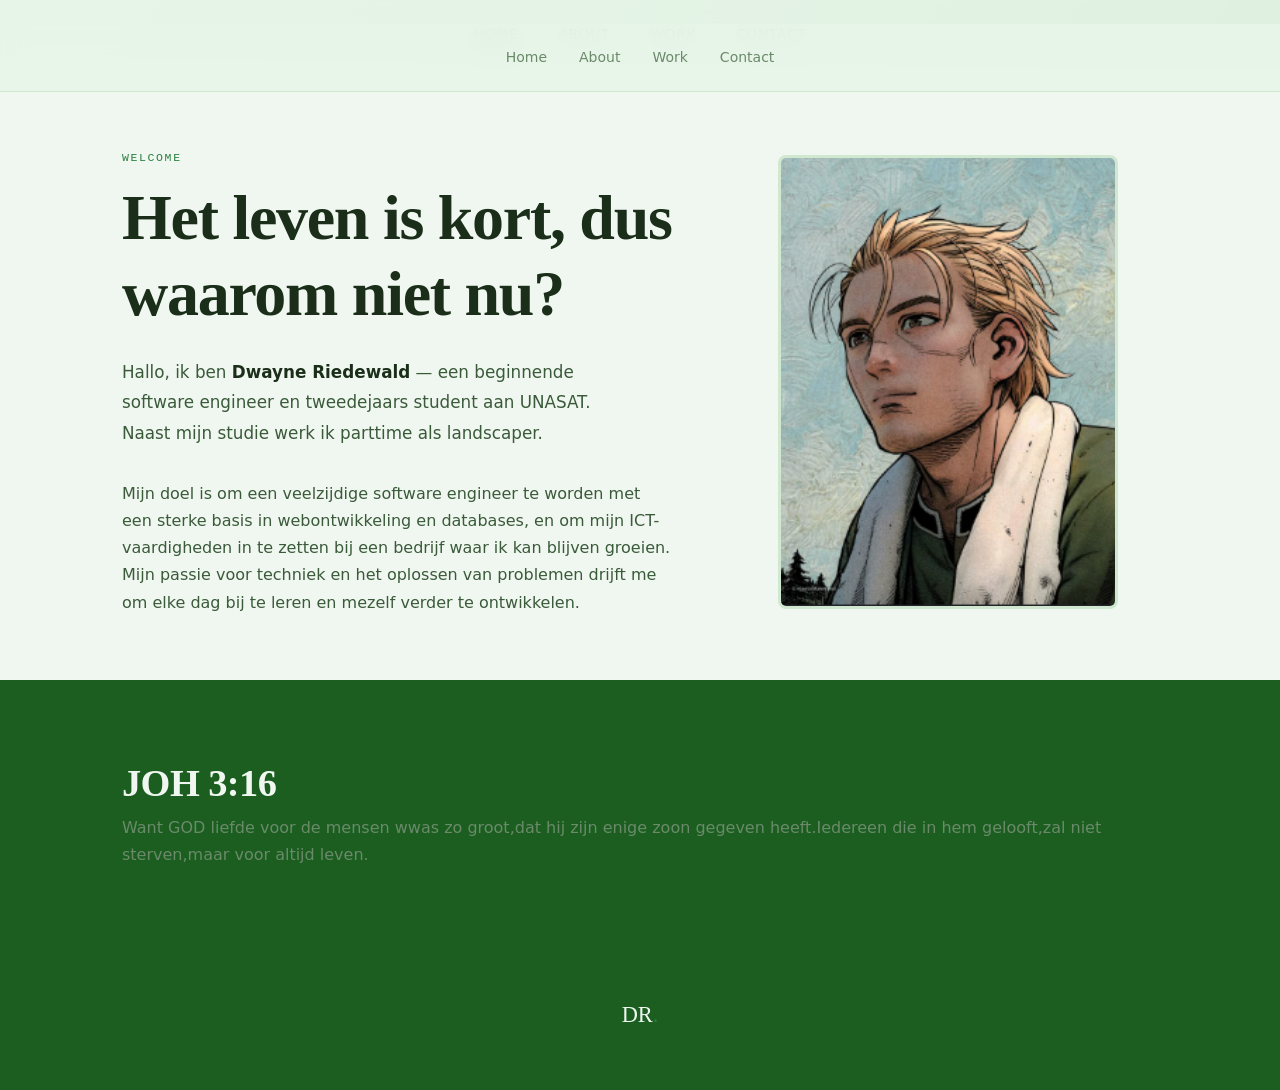
<file: index.html>
<!DOCTYPE html>
<html lang="en">
<head>
  <meta charset="UTF-8" />
  <meta name="viewport" content="width=device-width, initial-scale=1.0" />
  <title>Dwayne Riedewald — Software Engineer in opleiding</title>

  <link rel="stylesheet" href="css/home.css" />
  <link rel="stylesheet" href="css/main.css" />
  <link rel="stylesheet" href="https://cdnjs.cloudflare.com/ajax/libs/font-awesome/6.5.0/css/all.min.css" />
</head>
<body>
  <a class="skip-link" href="#main">Skip to content</a>

  <nav>
    <div class="nav-inner">
      <ul class="nav-links" role="list">
        <li><a href="index.html">Home</a></li>
        <li><a href="about.html">About</a></li>
        <li><a href="work.html">Work</a></li>
        <li><a href="contact.html">Contact</a></li>
      </ul>
    </div>
  </nav>

  <main id="main">

    <section class="hero">
      <div class="container hero-grid">
        <div class="hero-text">
          <span class="eyebrow">Welcome</span>
          <h1>
            Het leven is kort, dus waarom niet nu?
          </h1>
          <p class="hero-sub">
            Hallo, ik ben <strong>Dwayne Riedewald</strong> — een beginnende software engineer en tweedejaars student aan UNASAT. Naast mijn studie werk ik parttime als landscaper.
          </p>
          <p class="hero-goal">
            Mijn doel is om een veelzijdige software engineer te worden met een sterke basis in webontwikkeling en databases, en om mijn ICT-vaardigheden in te zetten bij een bedrijf waar ik kan blijven groeien. Mijn passie voor techniek en het oplossen van problemen drijft me om elke dag bij te leren en mezelf verder te ontwikkelen.
          </p>
        </div>
        <div class="hero-visual">
          <div class="avatar-wrap">
            <div class="avatar-img">
              <!-- Vervang de src hieronder door je eigen professionele foto -->
 <img src="img/foto.jpg" alt="Dwayne Riedewald">
              
            </div>
          </div>
        </div>
      </div>
    </section>

    <section class="cta-band fade-in">
      <div class="container cta-band-inner">
        <div>
          <h2>JOH 3:16</h2>
          <p>Want GOD liefde voor de mensen wwas zo groot,dat hij zijn enige zoon gegeven heeft.Iedereen die in hem gelooft,zal niet sterven,maar voor altijd leven.</p>
        </div>
      </div>
    </section>

  </main>

  <footer>
    <div class="footer-inner">
      <p class="foot-logo">DR<span>.</span></p>

      <nav class="foot-links">
        <a href="index.html">Home</a>
        <a href="about.html">About</a>
        <a href="work.html">Work</a>
        <a href="contact.html">Contact</a>
      </nav>

    </div>
  </footer>

  <script src="main.js"></script>
</body>
</html>
</file>
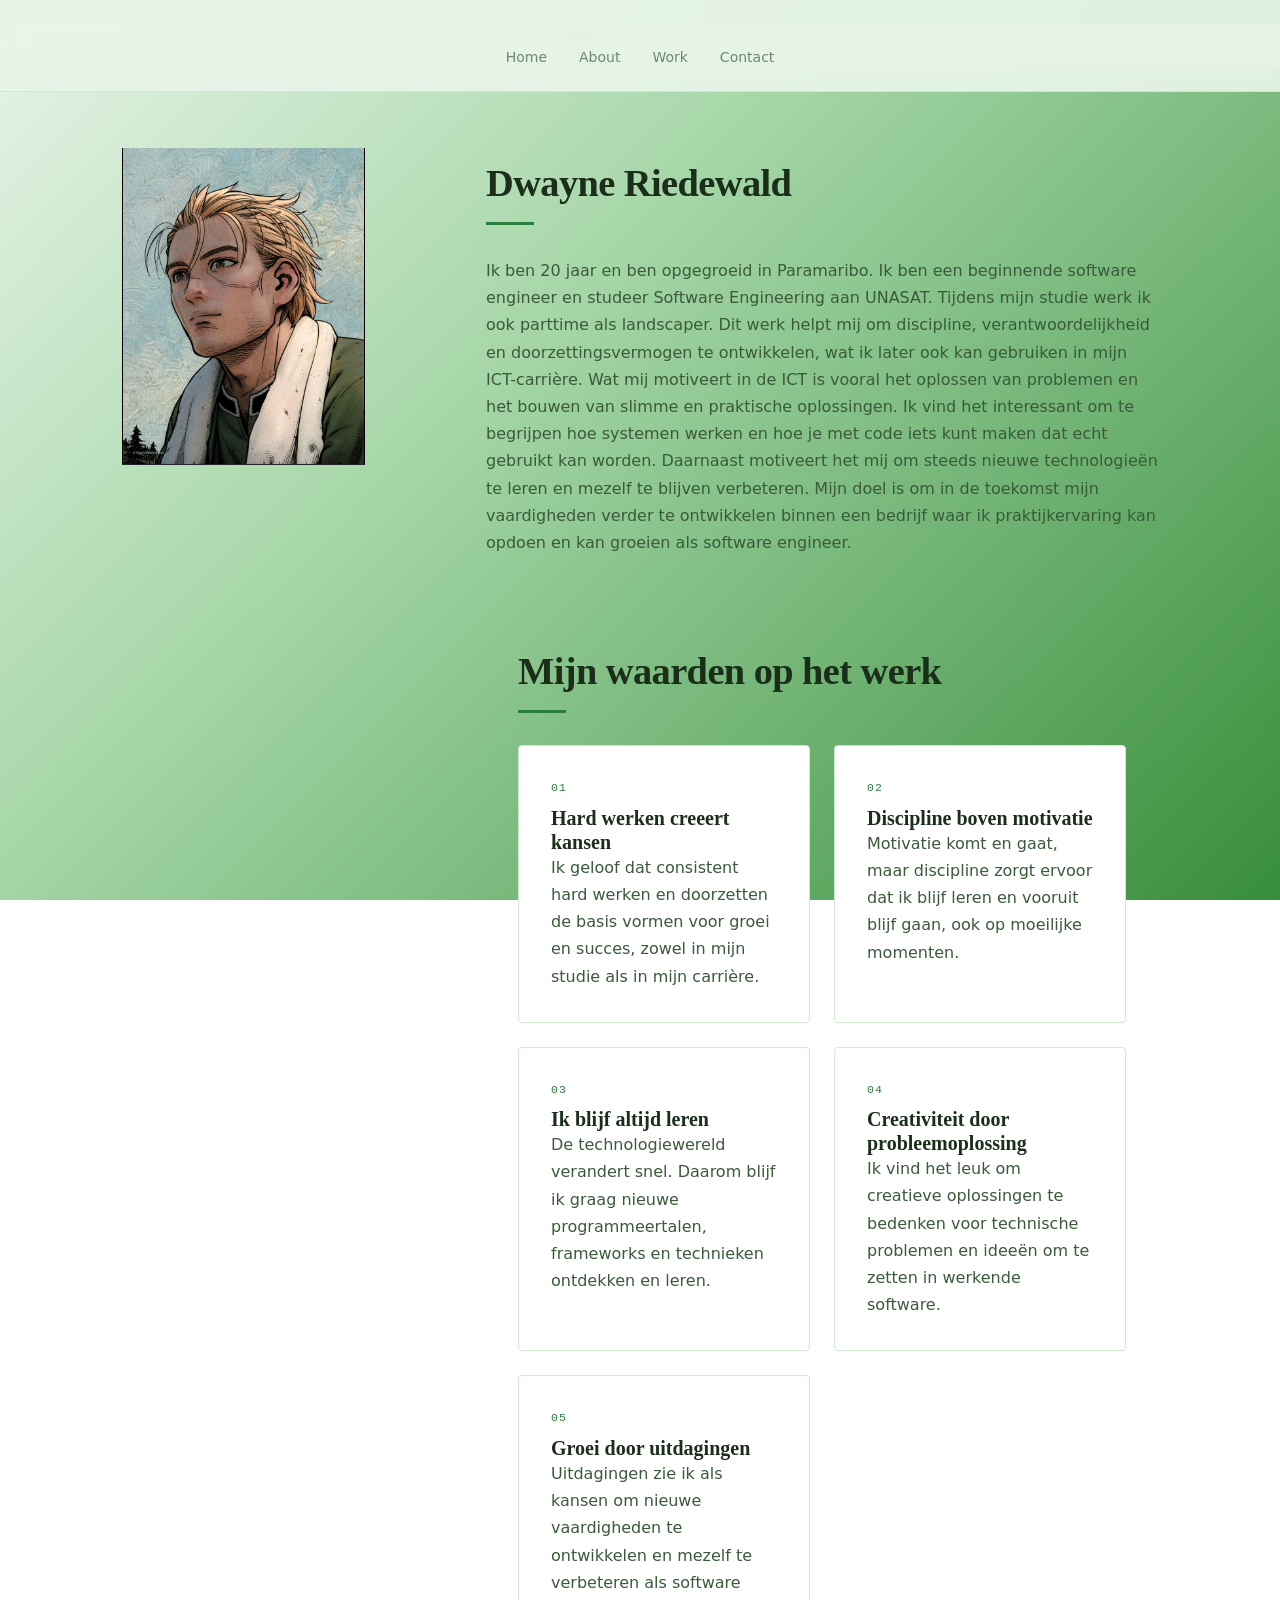
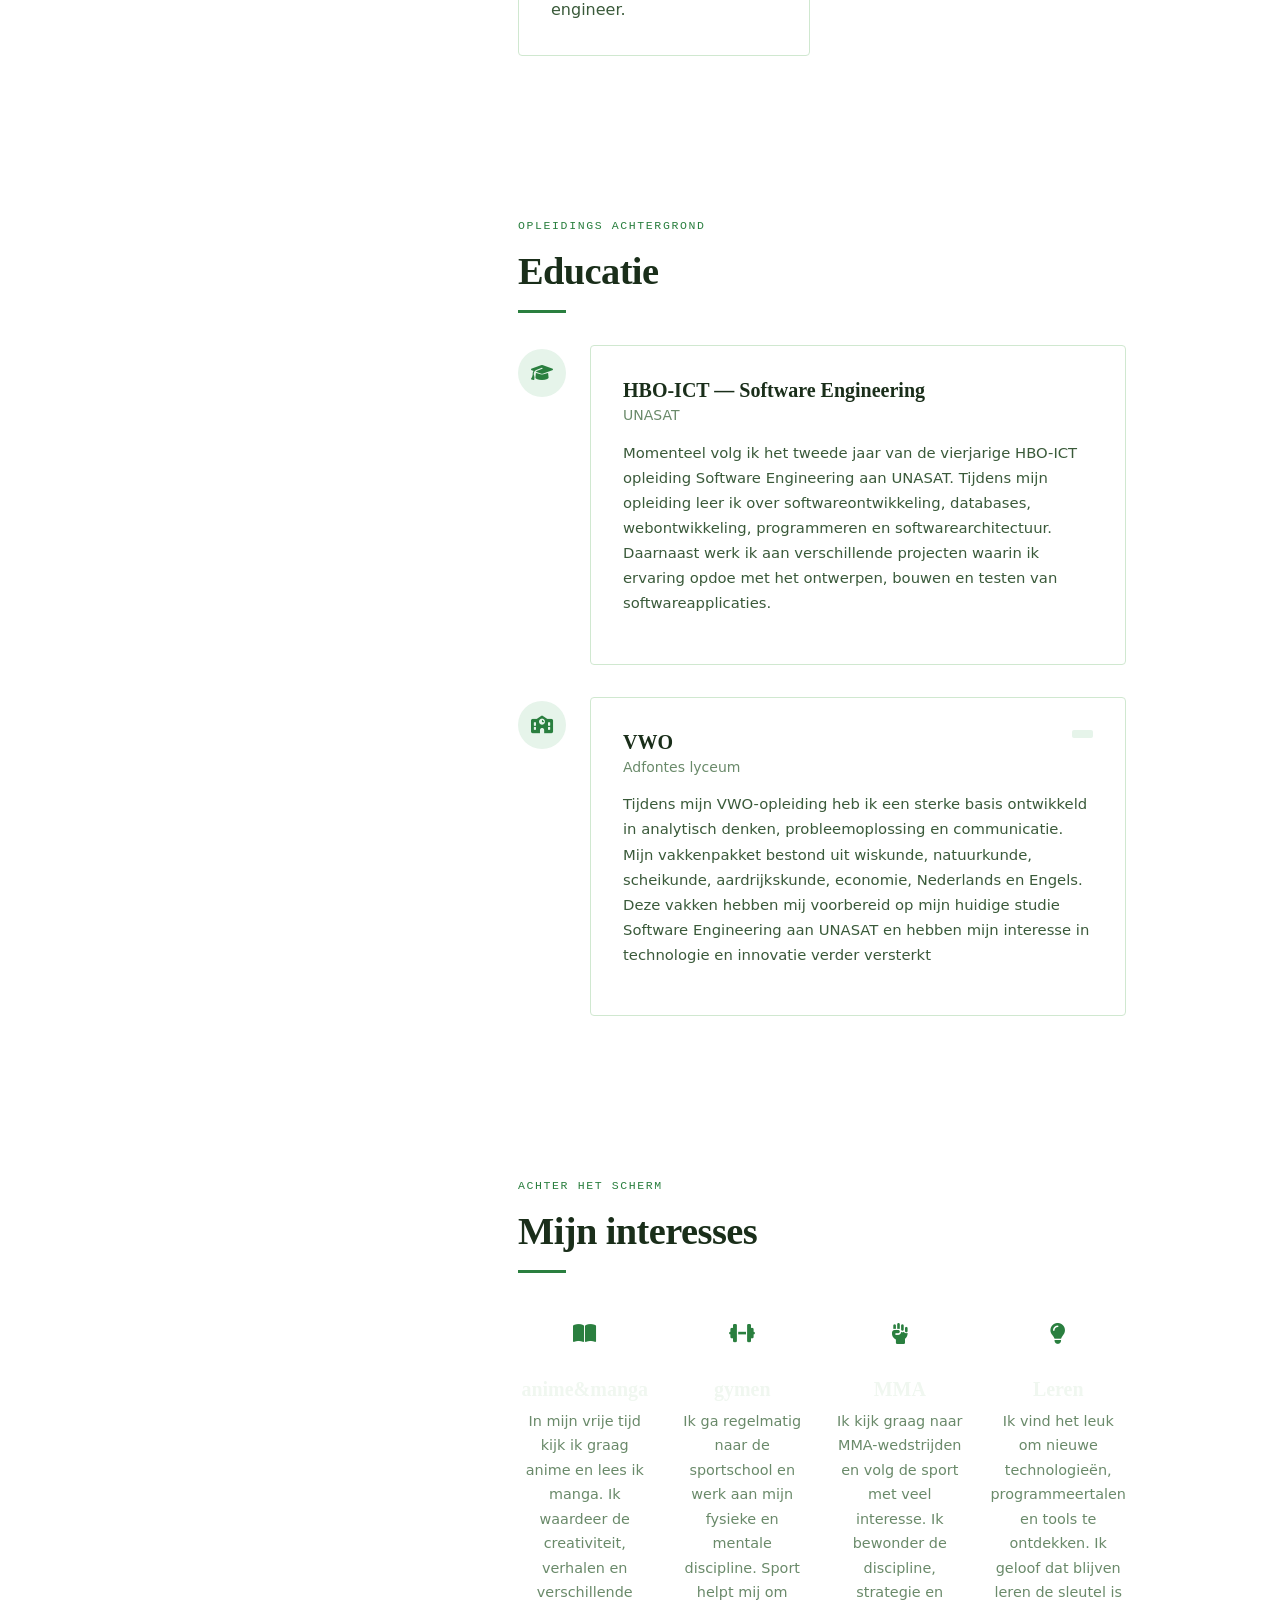
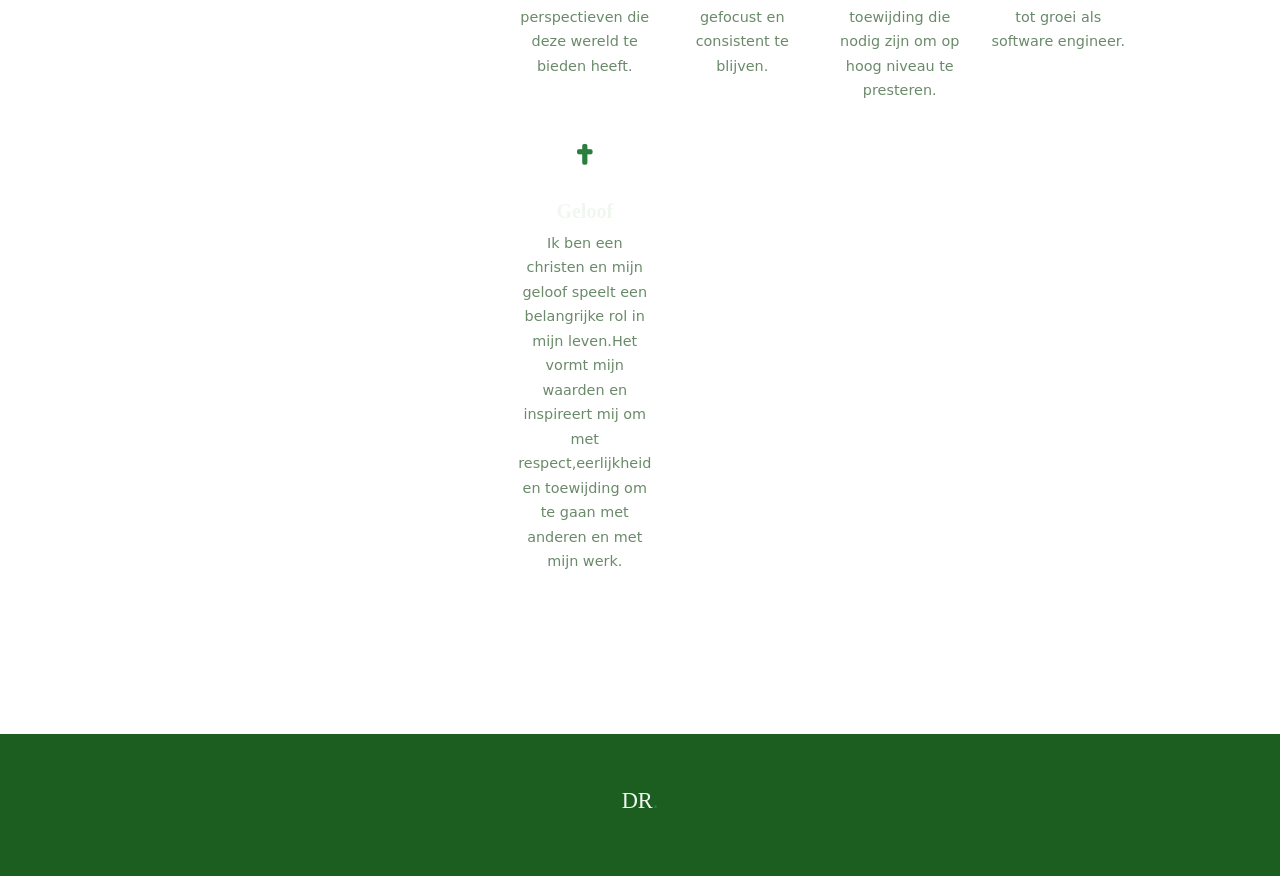
<file: about.html>
<!DOCTYPE html>
<html lang="en">
<head>
  <meta charset="UTF-8" />
  <meta name="viewport" content="width=device-width, initial-scale=1.0" />
  <title>About — Dwayne</title>

  <link rel="stylesheet" href="css/main.css" />
  <link rel="stylesheet" href="css/home.css" />
  <link rel="stylesheet" href="https://cdnjs.cloudflare.com/ajax/libs/font-awesome/6.5.0/css/all.min.css" />
</head>
<body>
  <a class="skip-link" href="#main">Skip to content</a>

  <nav>
    <div class="nav-inner">
      <ul class="nav-links" role="list">
        <li><a href="index.html">Home</a></li>
        <li><a href="about.html">About</a></li>
        <li><a href="work.html">Work</a></li>
        <li><a href="contact.html">Contact</a></li>
      </ul>
    </div>
  </nav>

  <main id="main">

    

    <section class="about-intro">
      <div class="container about-intro-grid">
        <div class="about-portrait fade-in">
          <div class="portrait-frame">
 <img src="img/foto.jpg" alt="Dwayne Riedewald">

          </div>
        </div>
        <div class="about-bio fade-in">
          <span class="eyebrow"></span>
          <h2>Dwayne Riedewald</h2>
          <div class="divider"></div>
          <p>Ik ben 20 jaar en ben opgegroeid in Paramaribo. Ik ben een beginnende software engineer en studeer Software Engineering aan UNASAT. Tijdens mijn studie werk ik ook parttime als landscaper. Dit werk helpt mij om discipline, verantwoordelijkheid en doorzettingsvermogen te ontwikkelen, wat ik later ook kan gebruiken in mijn ICT-carrière.

Wat mij motiveert in de ICT is vooral het oplossen van problemen en het bouwen van slimme en praktische oplossingen. Ik vind het interessant om te begrijpen hoe systemen werken en hoe je met code iets kunt maken dat echt gebruikt kan worden. Daarnaast motiveert het mij om steeds nieuwe technologieën te leren en mezelf te blijven verbeteren. Mijn doel is om in de toekomst mijn vaardigheden verder te ontwikkelen binnen een bedrijf waar ik praktijkervaring kan opdoen en kan groeien als software engineer.</p>

          
    <section class="values" >
      <div class="container">
        <span class="eyebrow fade-in"></span>
        <h2 class="fade-in">Mijn waarden op het werk</h2>
        <div class="divider fade-in"></div>
        <div class="values-grid stagger">
          <div class="value-card card fade-in">
            <div class="value-num">01</div>
            <h3>Hard werken creeert kansen</h3>
            <p>Ik geloof dat consistent hard werken en doorzetten de basis vormen voor groei en succes, zowel in mijn studie als in mijn carrière.</p>
          </div>
          <div class="value-card card fade-in">
            <div class="value-num">02</div>
            <h3>Discipline boven motivatie</h3>
            <p>Motivatie komt en gaat, maar discipline zorgt ervoor dat ik blijf leren en vooruit blijf gaan, ook op moeilijke momenten.</p>
          </div>
          <div class="value-card card fade-in">
            <div class="value-num">03</div>
            <h3>Ik blijf altijd leren</h3>
            <p>De technologiewereld verandert snel. Daarom blijf ik graag nieuwe programmeertalen, frameworks en technieken ontdekken en leren.</p>
          </div>
          <div class="value-card card fade-in">
            <div class="value-num">04</div>
            <h3>Creativiteit door probleemoplossing</h3>
            <p>Ik vind het leuk om creatieve oplossingen te bedenken voor technische problemen en ideeën om te zetten in werkende software.</p>
          </div>
          <div class="value-card card fade-in">
            <div class="value-num">05</div>
            <h3>Groei door uitdagingen</h3>
            <p>Uitdagingen zie ik als kansen om nieuwe vaardigheden te ontwikkelen en mezelf te verbeteren als software engineer.</p>
          </div>
        </div>
      </div>
    </section>

    <section class="education">
      <div class="container">
        <span class="eyebrow fade-in">Opleidings achtergrond</span>
        <h2 class="fade-in">Educatie</h2>
        <div class="divider fade-in"></div>
        <div class="edu-timeline">
          <div class="edu-item fade-in">
            <div class="edu-icon"><i class="fa-solid fa-graduation-cap"></i></div>
            <div class="edu-content card">
              <div class="edu-meta">
                <div>
                  <h3>HBO-ICT — Software Engineering</h3>
                  <p class="edu-school">UNASAT</p>
                </div>
               
              </div>
              <p class="edu-desc">Momenteel volg ik het tweede jaar van de vierjarige HBO-ICT opleiding Software Engineering aan UNASAT. Tijdens mijn opleiding leer ik over softwareontwikkeling, databases, webontwikkeling, programmeren en softwarearchitectuur. Daarnaast werk ik aan verschillende projecten waarin ik ervaring opdoe met het ontwerpen, bouwen en testen van softwareapplicaties.</p>
              
            </div>
          </div>
          <div class="edu-item fade-in">
            <div class="edu-icon"><i class="fa-solid fa-school"></i></div>
            <div class="edu-content card">
              <div class="edu-meta">
                <div>
                  <h3>VWO </h3>
                  <p class="edu-school">Adfontes lyceum</p>
                </div>
                <span class="edu-date tag"></span>
              </div>
              <p class="edu-desc">Tijdens mijn VWO-opleiding heb ik een sterke basis ontwikkeld in analytisch denken, probleemoplossing en communicatie. Mijn vakkenpakket bestond uit wiskunde, natuurkunde, scheikunde, aardrijkskunde, economie, Nederlands en Engels.

Deze vakken hebben mij voorbereid op mijn huidige studie Software Engineering aan UNASAT en hebben mijn interesse in technologie en innovatie verder versterkt</p>
            </div>
          </div>
          
    </section>

<section class="interests" >
      <div class="container">
        <span class="eyebrow fade-in" >Achter het scherm</span>
        <h2 class="fade-in" >Mijn interesses</h2>
        <div class="divider fade-in"></div>
        <div class="interests-grid stagger">
          <div class="interest-item fade-in">
            <div class="int-icon"><i class="fa-solid fa-book-open"></i></div>
            <h3>anime&manga</h3>
            <p>In mijn vrije tijd kijk ik graag anime en lees ik manga. Ik waardeer de creativiteit, verhalen en verschillende perspectieven die deze wereld te bieden heeft.</p>
          </div>
          <div class="interest-item fade-in">
            <div class="int-icon"><i class="fa-solid fa-dumbbell"></i></div>
            <h3>gymen</h3>
            <p>Ik ga regelmatig naar de sportschool en werk aan mijn fysieke en mentale discipline. Sport helpt mij om gefocust en consistent te blijven.</p>
          </div>
          <div class="interest-item fade-in">
            <div class="int-icon"><i class="fa-solid fa-hand-fist"></i></div>
            <h3>MMA</h3>
            <p>Ik kijk graag naar MMA-wedstrijden en volg de sport met veel interesse. Ik bewonder de discipline, strategie en toewijding die nodig zijn om op hoog niveau te presteren.</p>
          </div>
          <div class="interest-item fade-in">
            <div class="int-icon"><i class="fa-solid fa-lightbulb"></i></div>
            <h3>Leren</h3>
            <p>Ik vind het leuk om nieuwe technologieën, programmeertalen en tools te ontdekken. Ik geloof dat blijven leren de sleutel is tot groei als software engineer.</p>
          </div>
          <div class="interest-item fade-in">
            <div class="int-icon"><i class="fa-solid fa-cross"></i></div>
            <h3>Geloof</h3>
            <p>Ik ben een christen en mijn geloof speelt een belangrijke rol in mijn leven.Het vormt mijn waarden en inspireert mij om met respect,eerlijkheid en toewijding om te gaan met anderen en met mijn werk.</p>
          </div>
        </div>
      </div>
    </section>



  </main>

  <footer>
    <div class="footer-inner">
      <p class="foot-logo">DR<span>.</span></p>
      
      <nav class="foot-links">
        <a href="index.html">Home</a>
        <a href="about.html">About</a>
        <a href="work.html">Work</a>
        <a href="contact.html">Contact</a>
      </nav>

    </div>
  </footer>

  <script src="main.js"></script>
</body>
</html>
</file>
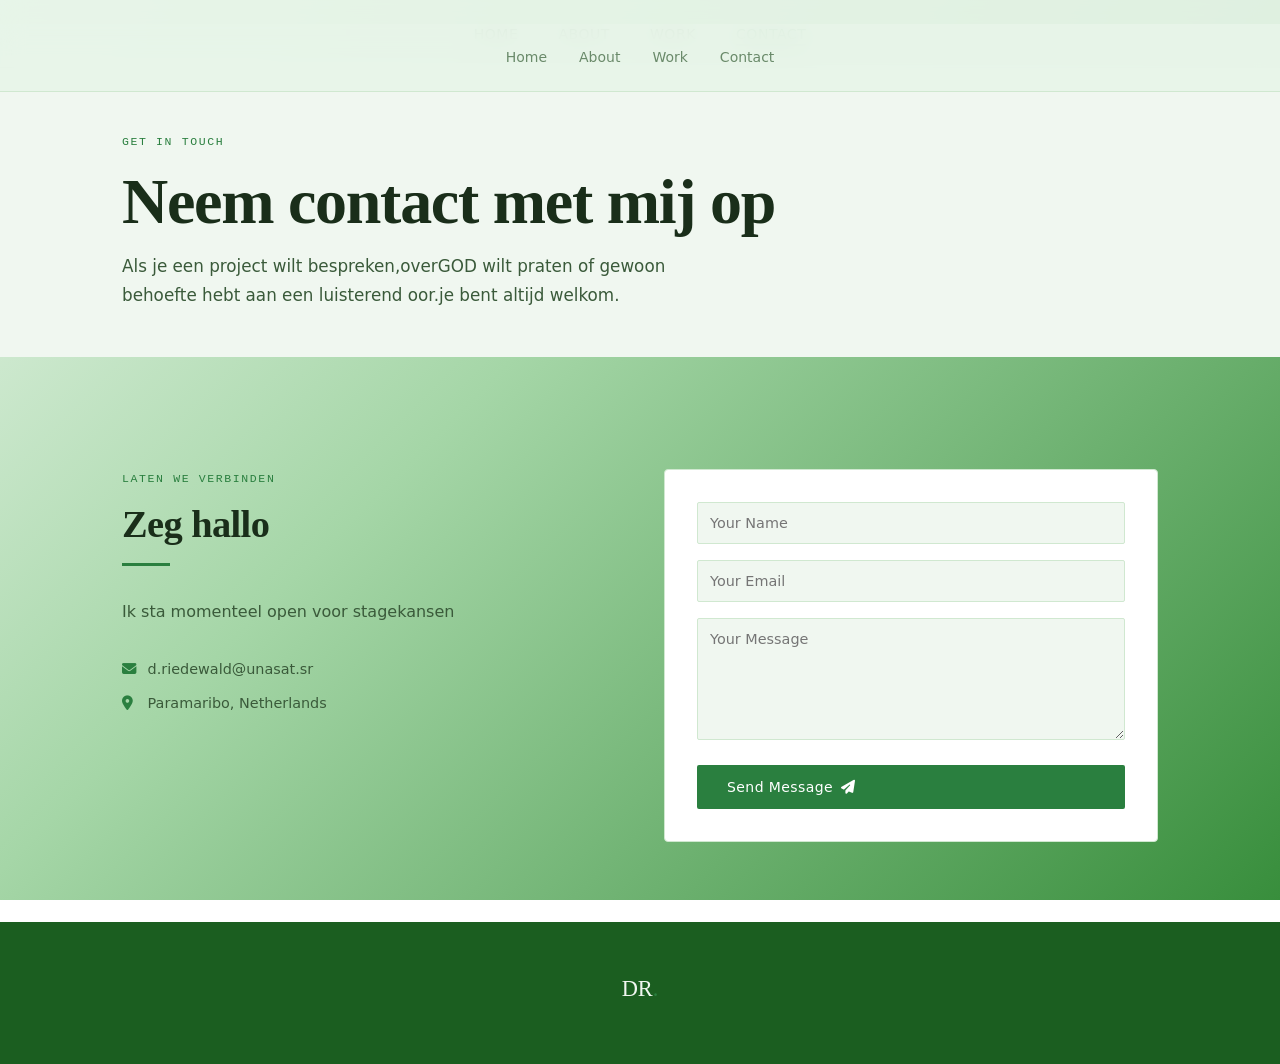
<file: contact.html>
<!DOCTYPE html>
<html lang="en">
<head>
  <meta charset="UTF-8" />
  <meta name="viewport" content="width=device-width, initial-scale=1.0" />
  <title>Contact — Dwayne Riedewald</title>

  <link rel="stylesheet" href="css/main.css" />
  <link rel="stylesheet" href="css/contact.css" />
  <link rel="stylesheet" href="https://cdnjs.cloudflare.com/ajax/libs/font-awesome/6.5.0/css/all.min.css" />
</head>
<body>
  <a class="skip-link" href="#main">Skip to content</a>

  <nav>
    <div class="nav-inner">
      <ul class="nav-links" role="list">
        <li><a href="index.html">Home</a></li>
        <li><a href="about.html">About</a></li>
        <li><a href="work.html">Work</a></li>
        <li><a href="contact.html">Contact</a></li>
      </ul>
    </div>
  </nav>

  <main id="main">
    <section class="page-header">
      <div class="container">
        <span class="eyebrow">Get in touch</span>
        <h1>Neem contact met mij op</h1>
        <p class="page-sub">Als je een project wilt bespreken,overGOD wilt praten of gewoon behoefte hebt aan een luisterend oor.je bent altijd welkom.</p>
      </div>
    </section>

    <section class="experience">
      <div class="container">
        <div class="about-intro-grid contact-grid">

          <div class="fade-in">
            <span class="eyebrow">Laten we verbinden</span>
            <h2>Zeg hallo</h2>
            <div class="divider"></div>
            <p>Ik sta momenteel open voor stagekansen</p>
            <div class="bio-details bio-details-spaced">
              <div class="bio-detail"><i class="fa-solid fa-envelope"></i> d.riedewald@unasat.sr</div>
              <div class="bio-detail"><i class="fa-solid fa-location-dot"></i> Paramaribo, Netherlands</div>

            </div>
            
          </div>

          <div class="fade-in">
            <form id="contact-form" class="card">
              <input type="text" id="name" class="form-field" placeholder="Your Name" required>
              <input type="email" id="email" class="form-field" placeholder="Your Email" required>
              <textarea id="message" class="form-field form-textarea" rows="6" placeholder="Your Message" required></textarea>
              <button type="submit" class="btn btn-primary btn-block">
                Send Message <i class="fa-solid fa-paper-plane"></i>
              </button>
              <div id="form-status" class="form-status"></div>
            </form>
          </div>

        </div>
      </div>
    </section>
  </main>

  <footer>
    <div class="footer-inner">
      <p class="foot-logo">DR<span>.</span></p>
      
      <nav class="foot-links">
        <a href="index.html">Home</a>
        <a href="about.html">About</a>
        <a href="work.html">Work</a>
        <a href="contact.html">Contact</a>
      </nav>

    </div>
  </footer>

  <script src="main.js"></script>
</body>
</html>
</file>
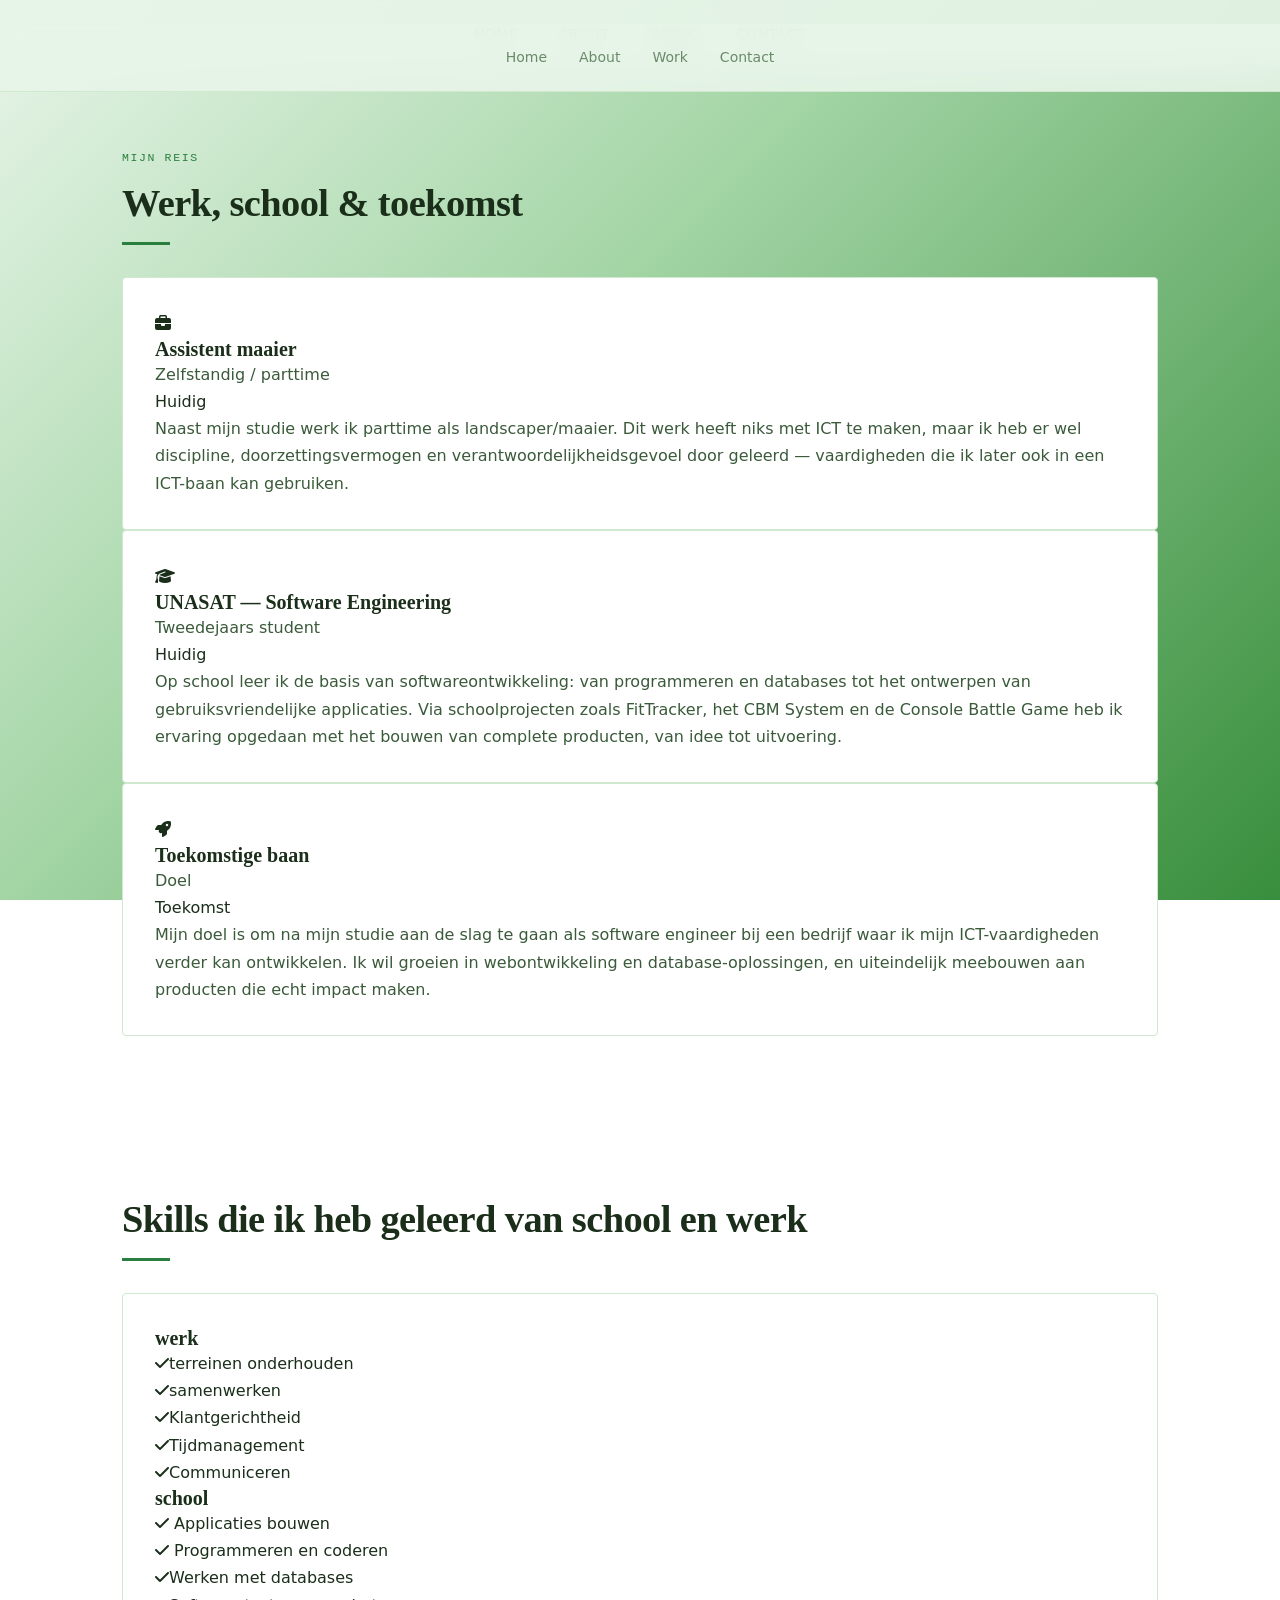
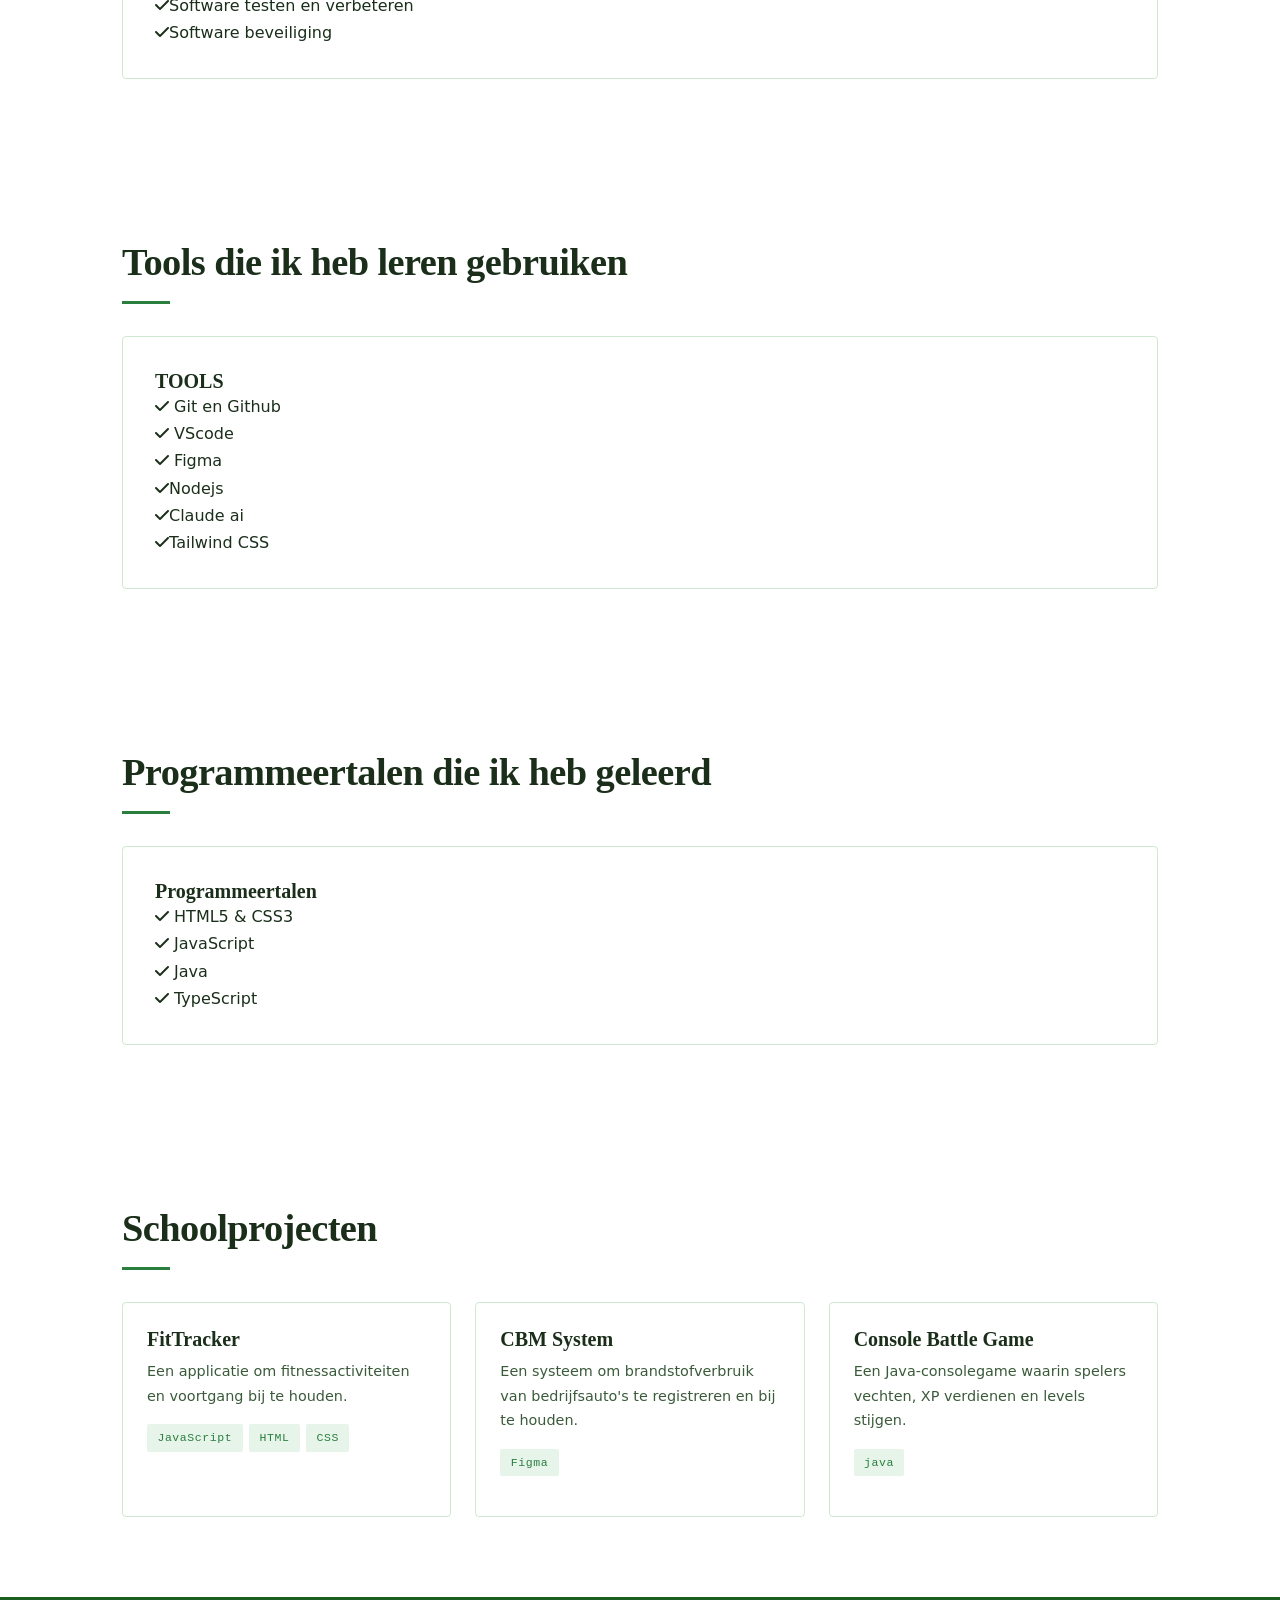
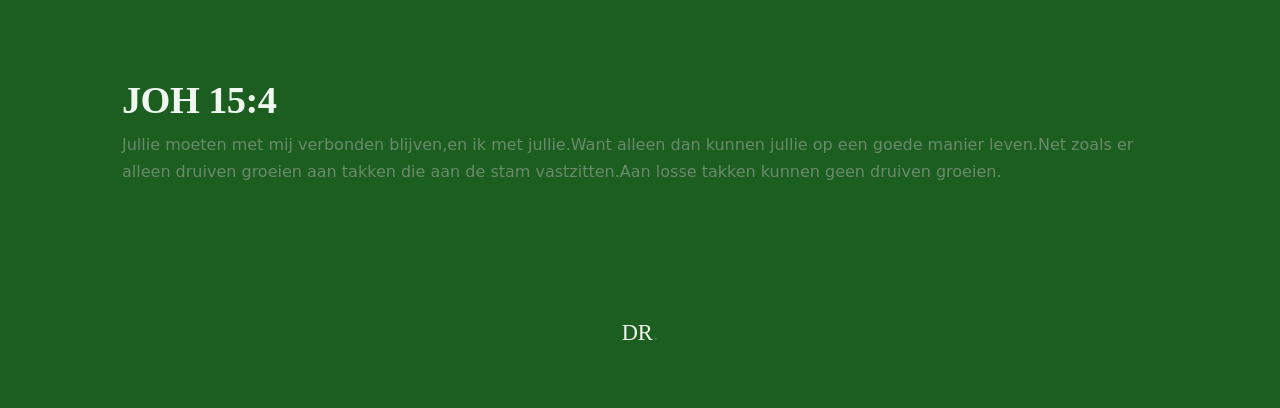
<file: work.html>
<!DOCTYPE html>
<html lang="en">
<head>
  <meta charset="UTF-8" />
  <meta name="viewport" content="width=device-width, initial-scale=1.0" />
  <title>Work — Dwayne Riedewald</title>
  <meta name="description" content="Projects by Dwayne Riedewald." />
  <link rel="stylesheet" href="css/main.css" />
  <link rel="stylesheet" href="css/work.css" />
  <link rel="stylesheet" href="https://cdnjs.cloudflare.com/ajax/libs/font-awesome/6.5.0/css/all.min.css" />
</head>
<body>
  <a class="skip-link" href="#main">Skip to content</a>
  <nav>
    <div class="nav-inner">
      <ul class="nav-links" role="list">
        <li><a href="index.html">Home</a></li>
        <li><a href="about.html">About</a></li>
        <li><a href="work.html">Work</a></li>
        <li><a href="contact.html">Contact</a></li>
      </ul>
    </div>
  </nav>
  <main id="main">




    <section class="experience">
      <div class="container">
        <span class="eyebrow fade-in">Mijn reis</span>
        <h2 class="fade-in">Werk, school &amp; toekomst</h2>
        <div class="divider fade-in"></div>
        <div class="exp-list stagger">

          <div class="exp-item card fade-in">
            <div class="exp-header">
              <div class="exp-icon"><i class="fa-solid fa-briefcase"></i></div>
              <div>
                <h3>Assistent maaier</h3>
                <p class="exp-company">Zelfstandig / parttime</p>
              </div>
              <span class="exp-date">Huidig</span>
            </div>
            <p class="exp-desc">Naast mijn studie werk ik parttime als landscaper/maaier. Dit werk heeft niks met ICT te maken, maar ik heb er wel discipline, doorzettingsvermogen en verantwoordelijkheidsgevoel door geleerd — vaardigheden die ik later ook in een ICT-baan kan gebruiken.</p>
          </div>

          <div class="exp-item card fade-in">
            <div class="exp-header">
              <div class="exp-icon"><i class="fa-solid fa-graduation-cap"></i></div>
              <div>
                <h3>UNASAT — Software Engineering</h3>
                <p class="exp-company">Tweedejaars student</p>
              </div>
              <span class="exp-date">Huidig</span>
            </div>
            <p class="exp-desc">Op school leer ik de basis van softwareontwikkeling: van programmeren en databases tot het ontwerpen van gebruiksvriendelijke applicaties. Via schoolprojecten zoals FitTracker, het CBM System en de Console Battle Game heb ik ervaring opgedaan met het bouwen van complete producten, van idee tot uitvoering.</p>
          </div>

          <div class="exp-item card fade-in">
            <div class="exp-header">
              <div class="exp-icon"><i class="fa-solid fa-rocket"></i></div>
              <div>
                <h3>Toekomstige baan</h3>
                <p class="exp-company">Doel</p>
              </div>
              <span class="exp-date">Toekomst</span>
            </div>
            <p class="exp-desc">Mijn doel is om na mijn studie aan de slag te gaan als software engineer bij een bedrijf waar ik mijn ICT-vaardigheden verder kan ontwikkelen. Ik wil groeien in webontwikkeling en database-oplossingen, en uiteindelijk meebouwen aan producten die echt impact maken.</p>
          </div>

        </div>
      </div>
    </section>

    <section class="skills">
      <div class="container">

        <h2 class="fade-in">Skills die ik heb geleerd van school en werk</h2>
        <div class="divider fade-in"></div>
        <div class="skills-grid stagger">


          <div class="skill-group card fade-in">

            <h3>werk</h3>
            <ul class="skill-list">
              <li><i class="fa-solid fa-check"></i>terreinen onderhouden</li>
              <li><i class="fa-solid fa-check"></i>samenwerken</li>
              <li><i class="fa-solid fa-check"></i>Klantgerichtheid</li>
              <li><i class="fa-solid fa-check"></i>Tijdmanagement</li>
              <li><i class="fa-solid fa-check"></i>Communiceren</li>
            </ul>
            <h3>school</h3>
            <ul class="skill-list">
              <li><i class="fa-solid fa-check"></i> Applicaties bouwen</li>
              <li><i class="fa-solid fa-check"></i> Programmeren en coderen</li>
              <li><i class="fa-solid fa-check"></i>Werken met databases</li>
              <li><i class="fa-solid fa-check"></i>Software testen en verbeteren</li>
              <li><i class="fa-solid fa-check"></i>Software beveiliging</li>
            </ul>
          </div>


        </div>
      </div>
    </section>

    <section class="skills">
      <div class="container">
     
        <h2 class="fade-in">Tools die ik heb leren gebruiken</h2>
        <div class="divider fade-in"></div>
        <div class="skills-grid stagger">
          

          <div class="skill-group card fade-in">

            <h3>TOOLS</h3>
            <ul class="skill-list">
              <li><i class="fa-solid fa-check"></i> Git en Github</li>
              <li><i class="fa-solid fa-check"></i> VScode</li>
              <li><i class="fa-solid fa-check"></i> Figma</li>
              <li><i class="fa-solid fa-check"></i>Nodejs</li>
              <li><i class="fa-solid fa-check"></i>Claude ai</li>
              <li><i class="fa-solid fa-check"></i>Tailwind CSS</li>
            </ul>
          </div>
        </div>
      </div>
    </section>

    <section class="skills">
      <div class="container">

        <h2 class="fade-in">Programmeertalen die ik heb geleerd</h2>
        <div class="divider fade-in"></div>
        <div class="skills-grid stagger">
          <div class="skill-group card fade-in">

            <h3>Programmeertalen</h3>
            <ul class="skill-list">
              <li><i class="fa-solid fa-check"></i> HTML5 &amp; CSS3</li>
              <li><i class="fa-solid fa-check"></i> JavaScript</li>
              <li><i class="fa-solid fa-check"></i> Java</li>
              <li><i class="fa-solid fa-check"></i> TypeScript</li>
            </ul>
          </div>
        </div>
      </div>
    </section>


    <section class="featured">
      <div class="container">

        <h2 class="fade-in">Schoolprojecten</h2>
        <div class="divider fade-in"></div>
        <div class="projects-grid stagger">
          <article class="proj-card card fade-in">
      
            <div class="proj-body">
              <h3>FitTracker</h3>
              <p>Een applicatie om fitnessactiviteiten en voortgang bij te houden.</p>
              <div class="proj-tags">
                <span class="tag">JavaScript</span>
                <span class="tag">HTML</span>
                <span class="tag">CSS</span>
              </div>

            </div>
          </article>
          <article class="proj-card card fade-in">

            <div class="proj-body">
              <h3>CBM System</h3>
              <p>Een systeem om brandstofverbruik van bedrijfsauto's te registreren en bij te houden.</p>
              <div class="proj-tags">
                <span class="tag">Figma</span>
              </div>

            </div>
          </article>
          <article class="proj-card card fade-in">

            <div class="proj-body">
              <h3>Console Battle Game</h3>
              <p>Een Java-consolegame waarin spelers vechten, XP verdienen en levels stijgen.</p>
              <div class="proj-tags">
                <span class="tag">java</span>
              </div>

            </div>
          </article>
        </div>
      </div>
    </section>



    <section class="cta-band fade-in">
      <div class="container cta-band-inner">
        <div>
          <h2>JOH 15:4<br><em></em></h2>
          <p>Jullie moeten met mij verbonden blijven,en ik met jullie.Want alleen dan kunnen jullie op een goede manier leven.Net zoals er alleen druiven groeien aan takken die aan de stam vastzitten.Aan losse takken kunnen geen druiven groeien.</p>
        </div>

      </div>
    </section>
  </main>
  <footer>
    <div class="footer-inner">
      <p class="foot-logo">DR<span>.</span></p>
      
      <nav class="foot-links">
        <a href="index.html">Home</a>
        <a href="about.html">About</a>
        <a href="work.html">Work</a>
        <a href="contact.html">Contact</a>
      </nav>
    </div>
  </footer>
  <script src="main.js"></script>
</body>
</html>
</file>
<file: css/home.css>
/* ============ HOME PAGE ============ */

/* HERO */
.hero {
  padding: 5rem 0 4rem;
  background: var(--cream);
  overflow: hidden;
}

.hero-grid {
  display: grid;
  grid-template-columns: 1fr 420px;
  gap: 4rem;
  align-items: center;
}

.hero-text h1 em {
  font-style: italic;
  color: var(--accent);
}

.hero-sub {
  font-size: 1.05rem;
  max-width: 520px;
  margin: 1.5rem 0 2rem;
  line-height: 1.8;
}

.hero-sub strong {
  color: var(--ink);
  font-weight: 600;
}

.hero-btns {
  display: flex;
  gap: 1rem;
  flex-wrap: wrap;
  margin-bottom: 2rem;
}

.hero-badges {
  display: flex;
  flex-wrap: wrap;
  gap: 0.75rem;
}

.badge {
  display: inline-flex;
  align-items: center;
  gap: 0.4rem;
  font-size: 0.78rem;
  font-weight: 500;
  padding: 0.3rem 0.8rem;
  background: var(--paper);
  border: 1px solid var(--border);
  border-radius: 100px;
  color: var(--slate);
}

.pulse-green { animation: pulse 2s infinite; }

@keyframes pulse {
  0%, 100% { opacity: 1; }
  50% { opacity: 0.4; }
}

/* PROFILE IMAGE (used on home + about page) */
.profile-img {
  width: 100%;
  border-radius: 6px;
  display: block;
}

/* AVATAR */
.avatar-wrap {
  position: relative;
  width: 100%;
  max-width: 340px;
  margin: 0 auto;
}

.avatar-img {
  border-radius: 8px;
  overflow: hidden;
  border: 3px solid var(--border);
  background: var(--paper);
  aspect-ratio: 3 / 4;
}

.avatar-img img {

  width: 100%;

  height: 100%;

  object-fit: cover;

}



.floating-chip {
  position: absolute;
  background: var(--paper);
  border: 1px solid var(--border);
  border-radius: 100px;
  padding: 0.4rem 1rem;
  font-size: 0.8rem;
  font-weight: 500;
  color: var(--ink);
  box-shadow: 0 4px 16px rgba(26,26,46,0.08);
  display: flex;
  align-items: center;
  gap: 0.4rem;
  white-space: nowrap;
}

.floating-chip i { color: var(--accent); }
.chip-1 { top: 8%; right: -18px; animation: float1 3.5s ease-in-out infinite; }
.chip-2 { bottom: 22%; left: -18px; animation: float2 4s ease-in-out infinite; }
.chip-3 { bottom: 5%; right: -10px; animation: float1 3s ease-in-out infinite 0.5s; }

@keyframes float1 {
  0%, 100% { transform: translateY(0); }
  50% { transform: translateY(-8px); }
}

@keyframes float2 {
  0%, 100% { transform: translateY(0); }
  50% { transform: translateY(6px); }
}

/* STATS */
.stats-bar {
  padding: 3rem 0;
  background: #1b5e20;
}

.stats-grid {
  display: flex;
  align-items: center;
  justify-content: center;
  gap: 0;
  flex-wrap: wrap;
}

.stat {
  flex: 1;
  min-width: 140px;
  text-align: center;
  padding: 1rem;
}

.stat-num {
  display: block;
  font-family: var(--font-display);
  font-size: 2.4rem;
  font-weight: 700;
  color: var(--cream);
  line-height: 1;
}

.stat-label {
  display: block;
  font-size: 0.8rem;
  color: var(--mist);
  margin-top: 0.3rem;
  letter-spacing: 0.05em;
}

.stat-sep {
  width: 1px;
  height: 48px;
  background: rgba(255,255,255,0.1);
  flex-shrink: 0;
}

/* EXPERIENCE */
.exp-list {
  display: grid;
  gap: 1.5rem;
  margin-top: 2rem;
}

.exp-header {
  display: flex;
  align-items: flex-start;
  gap: 1rem;
  margin-bottom: 0.75rem;
  flex-wrap: wrap;
}

.exp-icon {
  width: 44px;
  height: 44px;
  background: var(--accent-soft);
  color: var(--accent);
  border-radius: 8px;
  display: flex;
  align-items: center;
  justify-content: center;
  flex-shrink: 0;
  font-size: 1.1rem;
}

.exp-company {
  font-size: 0.875rem;
  color: var(--mist);
  margin-top: 2px;
}

.exp-date {
  margin-left: auto;
  font-family: var(--font-mono);
  font-size: 0.72rem;
  color: var(--mist);
  white-space: nowrap;
  padding-top: 4px;
}

.exp-desc { margin-bottom: 1rem; font-size: 0.925rem; }

.exp-tags {
  display: flex;
  gap: 0.5rem;
  flex-wrap: wrap;
}

/* PROJECTS */
.projects-grid {
  display: grid;
  grid-template-columns: repeat(3, 1fr);
  gap: 1.5rem;
  margin-top: 2rem;
}

.proj-card { padding: 0; overflow: hidden; }

.proj-img {
  height: 160px;
  display: flex;
  align-items: center;
  justify-content: center;
  color: white;
}

.proj-img--green { background: linear-gradient(135deg, #2a7f7f, #1a5f5f); }
.proj-img--rust  { background: linear-gradient(135deg, #c8553d, #9a3d28); }
.proj-img--navy  { background: linear-gradient(135deg, #1a1a2e, #2e2e4a); }

.proj-body { padding: 1.5rem; }
.proj-body h3 { margin-bottom: 0.5rem; }
.proj-body p  { font-size: 0.9rem; margin-bottom: 1rem; }

.proj-tags {
  display: flex;
  gap: 0.4rem;
  flex-wrap: wrap;
  margin-bottom: 1rem;
}

.proj-link {
  font-size: 0.85rem;
  font-weight: 600;
  color: var(--accent);
  display: inline-flex;
  align-items: center;
  gap: 0.4rem;
  transition: gap 0.2s;
}

.proj-link:hover { gap: 0.7rem; }

/* SKILLS */
.skills-grid {
  display: grid;
  grid-template-columns: repeat(3, 1fr);
  gap: 1.5rem;
  margin-top: 2rem;
}

.skill-icon {
  width: 56px;
  height: 56px;
  background: var(--accent-soft);
  color: var(--accent);
  border-radius: 50%;
  display: flex;
  align-items: center;
  justify-content: center;
  margin: 0 auto 1rem;
  font-size: 1.3rem;
}

.skill-list {
  text-align: left;
  margin-top: 1rem;
  display: flex;
  flex-direction: column;
  gap: 0.5rem;
}

.skill-list li {
  display: flex;
  align-items: center;
  gap: 0.6rem;
  font-size: 0.9rem;
  color: var(--slate);
}

.skill-list li i {
  color: var(--teal);
  font-size: 0.75rem;
  flex-shrink: 0;
}

/* CTA BAND */
.cta-band {
  background: #1b5e20;
  padding: 5rem 0;
}

.cta-band-inner {
  display: flex;
  align-items: center;
  justify-content: space-between;
  gap: 2rem;
  flex-wrap: wrap;
}

.cta-band h2 { color: var(--cream); }
.cta-band h2 em { font-style: italic; color: var(--accent); }
.cta-band p { color: var(--mist); margin-top: 0.5rem; }

.section-cta {
  text-align: center;
  margin-top: 2.5rem;
}

/* RESPONSIVE */
@media (max-width: 900px) {
  .hero-grid { grid-template-columns: 1fr; gap: 3rem; }
  .hero-visual { order: -1; }
  .projects-grid { grid-template-columns: 1fr 1fr; }
  .skills-grid { grid-template-columns: 1fr 1fr; }
}

@media (max-width: 620px) {
  .projects-grid { grid-template-columns: 1fr; }
  .skills-grid { grid-template-columns: 1fr; }
  .stats-grid { gap: 0; }
  .stat-sep { display: none; }
  .cta-band-inner { flex-direction: column; text-align: center; }
}
</file>
<file: css/main.css>
/* ---- TOKENS ---- */
:root {
  --ink: #1a2e1a;
  --ink-light: #2e4a2e;
  --slate: #3a5a3a;
  --mist: #6a8a6a;
  --cream: #f0f7f0;
  --paper: #ffffff;
  --accent: #2a7f3f;
  --accent-soft: #e6f4ea;
  --teal: #1a5f2a;
  --border: #d0e8d0;
  --font-display: 'Playfair Display', Georgia, serif;
  --font-body: 'Inter', system-ui, sans-serif;
  --font-mono: 'JetBrains Mono', monospace;
  --max-w: 1100px;
  --nav-h: 68px;
}
/* ---- RESET ---- */
*, *::before, *::after {
  box-sizing: border-box;
  margin: 0;
  padding: 0;
}

html {
  scroll-behavior: smooth;
  font-size: 16px;
}

body {
  font-family: var(--font-body);
  background: linear-gradient(135deg, #e8f5e9 0%, #a5d6a7 40%, #388e3c 100%);
  background-attachment: fixed;
  color: var(--ink);
  line-height: 1.7;
  -webkit-font-smoothing: antialiased;
  min-height: 100vh;
}

img { display: block; max-width: 100%; }
a { color: inherit; text-decoration: none; }
ul { list-style: none; }

/* ---- NAV ---- */
nav {
  position: fixed;
  top: 0; left: 0; right: 0;
  height: var(--nav-h);
  background: rgba(232, 245, 233, 0.92);
  backdrop-filter: blur(12px);
  -webkit-backdrop-filter: blur(12px);
  border-bottom: 1px solid var(--border);
  z-index: 100;
  display: flex;
  align-items: center;
  padding: 0 2rem;
}
.nav-inner {
  max-width: var(--max-w);
  width: 100%;
  margin: 0 auto;
  display: flex;
  justify-content: center;
  align-items: center;
}

.nav-links {
  display: flex;
  gap: 2.5rem;
  align-items: center;
}

.nav-links a {
  font-size: 0.875rem;
  font-weight: 500;
  color: var(--slate);
  letter-spacing: 0.04em;
  text-transform: uppercase;
  transition: color 0.2s;
  position: relative;
}

.nav-links a::after {
  content: '';
  position: absolute;
  bottom: -4px;
  left: 0;
  width: 0;
  height: 2px;
  background: var(--accent);
  transition: width 0.25s;
}

.nav-links a:hover,
.nav-links a.active {
  color: var(--accent);
}

.nav-links a:hover::after,
.nav-links a.active::after {
  width: 100%;
}

/* ---- LAYOUT ---- */
main { padding-top: var(--nav-h); }

.container {
  max-width: var(--max-w);
  margin: 0 auto;
  padding: 0 2rem;
}

section { padding: 5rem 0; }

/* ---- TYPOGRAPHY ---- */
.eyebrow {
  font-family: var(--font-mono);
  font-size: 0.72rem;
  letter-spacing: 0.14em;
  text-transform: uppercase;
  color: var(--accent);
  margin-bottom: 0.75rem;
  display: block;
}

h1, h2, h3 {
  font-family: var(--font-display);
  line-height: 1.2;
}

h1 { font-size: clamp(2.4rem, 5vw, 4rem); letter-spacing: -0.02em; }
h2 { font-size: clamp(1.8rem, 3vw, 2.6rem); letter-spacing: -0.015em; }
h3 { font-size: 1.25rem; font-weight: 600; }
p { color: var(--slate); }

/* ---- BUTTONS ---- */
.btn {
  display: inline-flex;
  align-items: center;
  gap: 0.5rem;
  padding: 0.75rem 1.75rem;
  font-family: var(--font-body);
  font-size: 0.875rem;
  font-weight: 500;
  border-radius: 2px;
  cursor: pointer;
  transition: all 0.22s;
  border: 2px solid transparent;
  letter-spacing: 0.03em;
}

.btn-primary {
  background: var(--accent);
  color: white;
  border-color: var(--accent);
}

.btn-primary:hover {
  background: #a8432b;
  border-color: #a8432b;
}

.btn-outline {
  background: transparent;
  color: var(--ink);
  border-color: var(--ink);
}

.btn-outline:hover {
  background: var(--ink);
  color: var(--cream);
}

/* ---- CARDS ---- */
.card {
  background: var(--paper);
  border: 1px solid var(--border);
  border-radius: 4px;
  padding: 2rem;
  transition: box-shadow 0.25s, transform 0.25s;
}

.card:hover {
  box-shadow: 0 8px 32px rgba(26, 26, 46, 0.1);
  transform: translateY(-3px);
}

/* ---- TAGS ---- */
.tag {
  display: inline-block;
  font-family: var(--font-mono);
  font-size: 0.72rem;
  padding: 0.25rem 0.65rem;
  background: var(--accent-soft);
  color: var(--accent);
  border-radius: 2px;
  letter-spacing: 0.05em;
}

.tag-teal {
  background: #e6f2f2;
  color: var(--teal);
}

/* ---- DIVIDER ---- */
.divider {
  width: 48px;
  height: 3px;
  background: var(--accent);
  margin: 1rem 0 2rem;
}

/* ---- FOOTER ---- */
footer {
  background: #1b5e20;
  color: var(--mist);
  padding: 3rem 0;
  text-align: center;
}

footer .footer-inner {
  max-width: var(--max-w);
  margin: 0 auto;
  padding: 0 2rem;
}

footer .foot-logo {
  font-family: var(--font-display);
  font-size: 1.4rem;
  color: var(--cream);
  margin-bottom: 0.5rem;
}

footer .foot-logo span { color: var(--accent); }

footer .foot-links {
  display: flex;
  justify-content: center;
  gap: 2rem;
  margin: 1.5rem 0;
  flex-wrap: wrap;
}

footer .foot-links a {
  font-size: 0.875rem;
  color: var(--mist);
  transition: color 0.2s;
}

footer .foot-links a:hover { color: var(--cream); }

footer .foot-copy {
  font-size: 0.8rem;
  color: var(--slate);
  margin-top: 1rem;
}

.social-icons {
  display: flex;
  justify-content: center;
  gap: 1rem;
  margin: 1rem 0;
}

.social-icons a {
  width: 38px;
  height: 38px;
  border: 1px solid var(--ink-light);
  border-radius: 50%;
  display: flex;
  align-items: center;
  justify-content: center;
  color: var(--mist);
  font-size: 0.95rem;
  transition: all 0.2s;
}

.social-icons a:hover {
  border-color: var(--accent);
  color: var(--accent);
  background: rgba(200, 85, 61, 0.08);
}

/* ---- FADE IN ---- */
.fade-in {
  opacity: 0;
  transform: translateY(22px);
  transition: opacity 0.55s ease, transform 0.55s ease;
}

.fade-in.visible {
  opacity: 1;
  transform: none;
}

/* ---- PAGE HEADER (about/work/contact) ---- */
.page-header {
  padding: 4rem 0 3rem;
  background: var(--cream);
}

.page-sub {
  font-size: 1.05rem;
  color: var(--slate);
  margin-top: 0.75rem;
  max-width: 560px;
}

/* ---- ABOUT PAGE ---- */
.about-intro-grid {
  display: grid;
  grid-template-columns: 300px 1fr;
  gap: 4rem;
  align-items: start;
}

.portrait-frame {
  position: relative;
  border-radius: 6px;
  overflow: visible;
}

.portrait-tag {
  position: absolute;
  bottom: -12px;
  right: -12px;
  background: var(--paper);
  border: 1px solid var(--border);
  border-radius: 100px;
  padding: 0.4rem 1rem;
  font-size: 0.78rem;
  color: var(--slate);
  display: flex;
  align-items: center;
  gap: 0.4rem;
  box-shadow: 0 4px 16px rgba(26,26,46,0.08);
}

.portrait-tag i { color: var(--accent); }

.bio-details {
  display: flex;
  flex-direction: column;
  gap: 0.6rem;
  margin-top: 1.5rem;
}

.bio-detail {
  display: flex;
  align-items: center;
  gap: 0.6rem;
  font-size: 0.9rem;
  color: var(--slate);
}

.bio-detail i { color: var(--accent); width: 16px; }

/* VALUES */
.values-grid {
  display: grid;
  grid-template-columns: repeat(2, 1fr);
  gap: 1.5rem;
  margin-top: 2rem;
}

.value-num {
  font-family: var(--font-mono);
  font-size: 0.72rem;
  color: var(--accent);
  letter-spacing: 0.1em;
  margin-bottom: 0.5rem;
}

/* EDUCATION */
.edu-timeline {
  display: flex;
  flex-direction: column;
  gap: 2rem;
  margin-top: 2rem;
}

.edu-item {
  display: grid;
  grid-template-columns: 48px 1fr;
  gap: 1.5rem;
  align-items: start;
}

.edu-icon {
  width: 48px;
  height: 48px;
  background: var(--accent-soft);
  color: var(--accent);
  border-radius: 50%;
  display: flex;
  align-items: center;
  justify-content: center;
  font-size: 1.1rem;
  flex-shrink: 0;
  margin-top: 0.25rem;
}

.edu-meta {
  display: flex;
  justify-content: space-between;
  align-items: flex-start;
  flex-wrap: wrap;
  gap: 0.5rem;
  margin-bottom: 0.75rem;
}

.edu-school {
  font-size: 0.875rem;
  color: var(--mist);
  margin-top: 2px;
}

.edu-date { white-space: nowrap; }

.edu-desc {
  font-size: 0.925rem;
  margin-bottom: 1rem;
}

.edu-highlights {
  list-style: none;
  display: flex;
  flex-direction: column;
  gap: 0.4rem;
}

.edu-highlights li {
  display: flex;
  align-items: center;
  gap: 0.5rem;
  font-size: 0.875rem;
  color: var(--slate);
}

.edu-highlights li i { color: var(--accent); font-size: 0.75rem; }

.cert-grid {
  display: grid;
  grid-template-columns: 1fr 1fr;
  gap: 0.75rem;
  margin-top: 0.5rem;
}

.cert {
  display: flex;
  align-items: center;
  gap: 0.6rem;
  font-size: 0.875rem;
  color: var(--slate);
}

.cert i { color: var(--accent); width: 16px; }

/* INTERESTS */
.interests-grid {
  display: grid;
  grid-template-columns: repeat(4, 1fr);
  gap: 1.5rem;
  margin-top: 2rem;
}

.interest-item { text-align: center; }

.int-icon {
  width: 56px;
  height: 56px;
  background: rgba(255,255,255,0.08);
  color: var(--accent);
  border-radius: 50%;
  display: flex;
  align-items: center;
  justify-content: center;
  margin: 0 auto 1rem;
  font-size: 1.3rem;
}

.interest-item h3 { color: var(--cream); margin-bottom: 0.5rem; }
.interest-item p { color: var(--mist); font-size: 0.9rem; }

/* CV CTA */
.cv-cta {
  padding: 5rem 0;
  background: var(--paper);
}

.cv-cta-inner {
  display: flex;
  align-items: center;
  justify-content: space-between;
  gap: 2rem;
  flex-wrap: wrap;
}

.cv-btns {
  display: flex;
  gap: 1rem;
  flex-wrap: wrap;
}

/* ---- SKIP LINK ---- */
.skip-link {
  position: absolute;
  top: -100px;
  left: 1rem;
  background: var(--accent);
  color: white;
  padding: 0.5rem 1rem;
  border-radius: 2px;
  font-size: 0.875rem;
  z-index: 999;
  transition: top 0.2s;
}

.skip-link:focus { top: 1rem; }

/* ---- RESPONSIVE ---- */
@media (max-width: 900px) {
  .about-intro-grid {
    grid-template-columns: 1fr;
  }
  .interests-grid {
    grid-template-columns: repeat(2, 1fr);
  }
  .values-grid {
    grid-template-columns: 1fr;
  }
}

@media (max-width: 768px) {
  section { padding: 3.5rem 0; }
  .container { padding: 0 1.25rem; }
  .cert-grid { grid-template-columns: 1fr; }
  .edu-item { grid-template-columns: 1fr; }
  .edu-icon { display: none; }
}

@media (max-width: 480px) {
  h1 { font-size: 2rem; }
  h2 { font-size: 1.65rem; }
  .interests-grid { grid-template-columns: 1fr; }
}
</file>
<file: css/contact.css>
/* ============================================
   CONTACT PAGE - LENA VOSS
============================================ */

/* PAGE HEADER */
.page-header {
  padding: 4rem 0 3rem;
  background: var(--cream);
}

.page-sub {
  font-size: 1.05rem;
  color: var(--slate);
  margin-top: 0.75rem;
  max-width: 560px;
}

/* CONTACT GRID */
.contact-grid {
  display: grid;
  grid-template-columns: 1fr 1fr;
  gap: 3rem;
  align-items: start;
  margin-top: 2rem;
}

/* CONTACT INFO */
.contact-info h2 {
  margin-bottom: 0.5rem;
}

.contact-info p {
  margin-bottom: 1.5rem;
}

.bio-details {
  display: flex;
  flex-direction: column;
  gap: 0.6rem;
  margin-top: 1.5rem;
}

.bio-detail {
  display: flex;
  align-items: center;
  gap: 0.6rem;
  font-size: 0.9rem;
  color: var(--slate);
}

.bio-detail i {
  color: var(--accent);
  width: 16px;
}

.contact-social {
  display: flex;
  gap: 1rem;
  margin-top: 2rem;
}

.contact-social a {
  width: 38px;
  height: 38px;
  border: 1px solid var(--border);
  border-radius: 50%;
  display: flex;
  align-items: center;
  justify-content: center;
  color: var(--slate);
  font-size: 0.95rem;
  transition: all 0.2s;
}

.contact-social a:hover {
  border-color: var(--accent);
  color: var(--accent);
  background: var(--accent-soft);
}

/* CONTACT FORM */
.contact-form-wrap {
  background: var(--paper);
  border: 1px solid var(--border);
  border-radius: 4px;
  padding: 2rem;
}

.form-field {
  margin-bottom: 1rem;
}

.form-field input,
.form-field textarea {
  width: 100%;
  padding: 0.75rem;
  border: 1px solid var(--border);
  border-radius: 2px;
  font-family: var(--font-body);
  font-size: 0.9rem;
  background: var(--cream);
  color: var(--ink);
  transition: border-color 0.2s;
}

.form-field input:focus,
.form-field textarea:focus {
  outline: none;
  border-color: var(--accent);
}

.form-field textarea {
  resize: vertical;
  min-height: 150px;
}

.form-submit {
  width: 100%;
}

.form-status {
  margin-top: 1rem;
  padding: 0.75rem 1rem;
  border-radius: 2px;
  font-size: 0.875rem;
  display: none;
}

.form-status.success {
  background: #e6f4ea;
  color: #2a7f3f;
  border: 1px solid #b6dfbf;
  display: block;
}

.form-status.error {
  background: #fdecea;
  color: #c8553d;
  border: 1px solid #f5c6c0;
  display: block;
}


.contact-grid {
  display: grid;
  grid-template-columns: 1fr 1fr;
  gap: 3rem;
  align-items: start;
}

.bio-details-spaced {
  margin-top: 2rem;
}

/* Form fields */
.form-field {
  width: 100%;
  padding: 0.75rem;
  border: 1px solid var(--border);
  border-radius: 2px;
  font-family: var(--font-body);
  font-size: 0.9rem;
  background: var(--cream);
  color: var(--ink);
  margin-bottom: 1rem;
}

.form-textarea {
  resize: vertical;
}

.btn-block {
  width: 100%;
}

.form-status {
  margin-top: 1rem;
}

/* Stack to one column on small screens */
@media (max-width: 700px) {
  .contact-grid {
    grid-template-columns: 1fr;
  }
}

/* RESPONSIVE */
@media (max-width: 768px) {
  .contact-grid {
    grid-template-columns: 1fr;
  }
}
</file>
<file: css/work.css>
.page-header {
  padding: 4rem 0 3rem;
  background: var(--cream);
}

.page-sub {
  font-size: 1.05rem;
  color: var(--slate);
  margin-top: 0.75rem;
  max-width: 560px;
}

/* PROJECTS GRID */
.projects-grid {
  display: grid;
  grid-template-columns: repeat(3, 1fr);
  gap: 1.5rem;
  margin-top: 2rem;
}

.proj-card {
  padding: 0;
  overflow: hidden;
}

.proj-img {
  height: 160px;
  display: flex;
  align-items: center;
  justify-content: center;
  color: white;
}

.proj-img--green { background: linear-gradient(135deg, #2a7f7f, #1a5f5f); }
.proj-img--rust  { background: linear-gradient(135deg, #c8553d, #9a3d28); }
.proj-img--navy  { background: linear-gradient(135deg, #1a1a2e, #2e2e4a); }

.proj-body {
  padding: 1.5rem;
}

.proj-body h3 {
  margin-bottom: 0.5rem;
}

.proj-body p {
  font-size: 0.9rem;
  margin-bottom: 1rem;
}

.proj-tags {
  display: flex;
  gap: 0.4rem;
  flex-wrap: wrap;
  margin-bottom: 1rem;
}

.proj-link {
  font-size: 0.85rem;
  font-weight: 600;
  color: var(--accent);
  display: inline-flex;
  align-items: center;
  gap: 0.4rem;
  transition: gap 0.2s;
}

.proj-link:hover {
  gap: 0.7rem;
}

/* CTA BAND */
.cta-band {
  background: #1b5e20;
  padding: 5rem 0;
}

.cta-band-inner {
  display: flex;
  align-items: center;
  justify-content: space-between;
  gap: 2rem;
  flex-wrap: wrap;
}

.cta-band h2 { color: var(--cream); }
.cta-band h2 em { font-style: italic; color: var(--accent); }
.cta-band p { color: var(--mist); margin-top: 0.5rem; }

/* RESPONSIVE */
@media (max-width: 900px) {
  .projects-grid {
    grid-template-columns: 1fr 1fr;
  }
}

@media (max-width: 620px) {
  .projects-grid {
    grid-template-columns: 1fr;
  }
  .cta-band-inner {
    flex-direction: column;
    text-align: center;
  }
}
</file>
